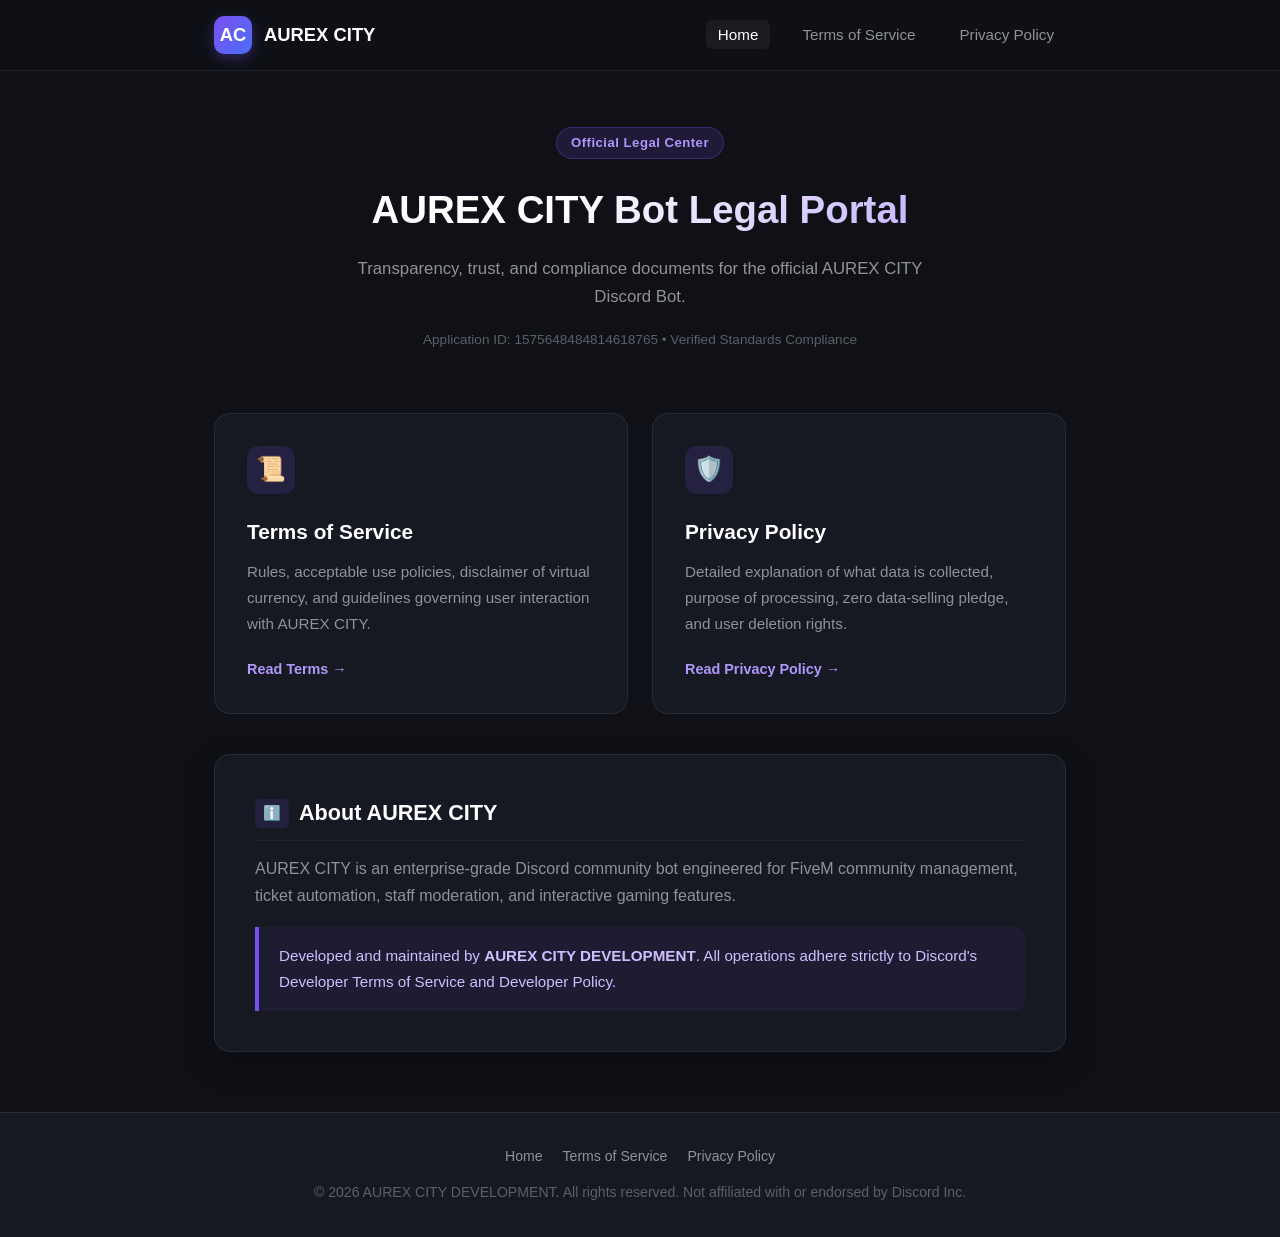
<file: index.html>
<!DOCTYPE html>
<html lang="en">
<head>
  <meta charset="UTF-8">
  <meta name="viewport" content="width=device-width, initial-scale=1.0">
  <title>AUREX CITY — Legal & Policy Center</title>
  <meta name="description" content="Official Terms of Service, Privacy Policy, and Verification Documentation for AUREX CITY Discord Bot.">
  <link rel="stylesheet" href="style.css">
  <link rel="icon" href="data:image/svg+xml,<svg xmlns='http://www.w3.org/2000/svg' viewBox='0 0 100 100'><text y='.9em' font-size='90'>🏙️</text></svg>">
</head>
<body>
  <header>
    <div class="container nav-wrap">
      <a href="index.html" class="brand">
        <div class="brand-icon">AC</div>
        <span>AUREX CITY</span>
      </a>
      <nav>
        <ul>
          <li><a href="index.html" class="active">Home</a></li>
          <li><a href="terms.html">Terms of Service</a></li>
          <li><a href="privacy.html">Privacy Policy</a></li>
        </ul>
      </nav>
    </div>
  </header>

  <main>
    <div class="container">
      <div class="hero">
        <span class="badge">Official Legal Center</span>
        <h1>AUREX CITY Bot Legal Portal</h1>
        <p>Transparency, trust, and compliance documents for the official AUREX CITY Discord Bot.</p>
        <div class="metadata">Application ID: 1575648484814618765 • Verified Standards Compliance</div>
      </div>

      <div class="hub-grid">
        <a href="terms.html" class="hub-card">
          <div>
            <div class="hub-card-icon">📜</div>
            <h3>Terms of Service</h3>
            <p>Rules, acceptable use policies, disclaimer of virtual currency, and guidelines governing user interaction with AUREX CITY.</p>
          </div>
          <div class="hub-card-action">Read Terms &rarr;</div>
        </a>

        <a href="privacy.html" class="hub-card">
          <div>
            <div class="hub-card-icon">🛡️</div>
            <h3>Privacy Policy</h3>
            <p>Detailed explanation of what data is collected, purpose of processing, zero data-selling pledge, and user deletion rights.</p>
          </div>
          <div class="hub-card-action">Read Privacy Policy &rarr;</div>
        </a>
      </div>

      <div style="margin-top: 40px;" class="document-card">
        <section class="section" style="margin-bottom: 0;">
          <h2><span class="num">ℹ️</span> About AUREX CITY</h2>
          <p>AUREX CITY is an enterprise-grade Discord community bot engineered for FiveM community management, ticket automation, staff moderation, and interactive gaming features.</p>
          <div class="info-box" style="margin-bottom: 0;">
            Developed and maintained by <strong>AUREX CITY DEVELOPMENT</strong>. All operations adhere strictly to Discord's Developer Terms of Service and Developer Policy.
          </div>
        </section>
      </div>
    </div>
  </main>

  <footer>
    <div class="container">
      <div class="footer-links">
        <a href="index.html">Home</a>
        <a href="terms.html">Terms of Service</a>
        <a href="privacy.html">Privacy Policy</a>
      </div>
      <p>&copy; 2026 AUREX CITY DEVELOPMENT. All rights reserved. Not affiliated with or endorsed by Discord Inc.</p>
    </div>
  </footer>
</body>
</html>
</file>
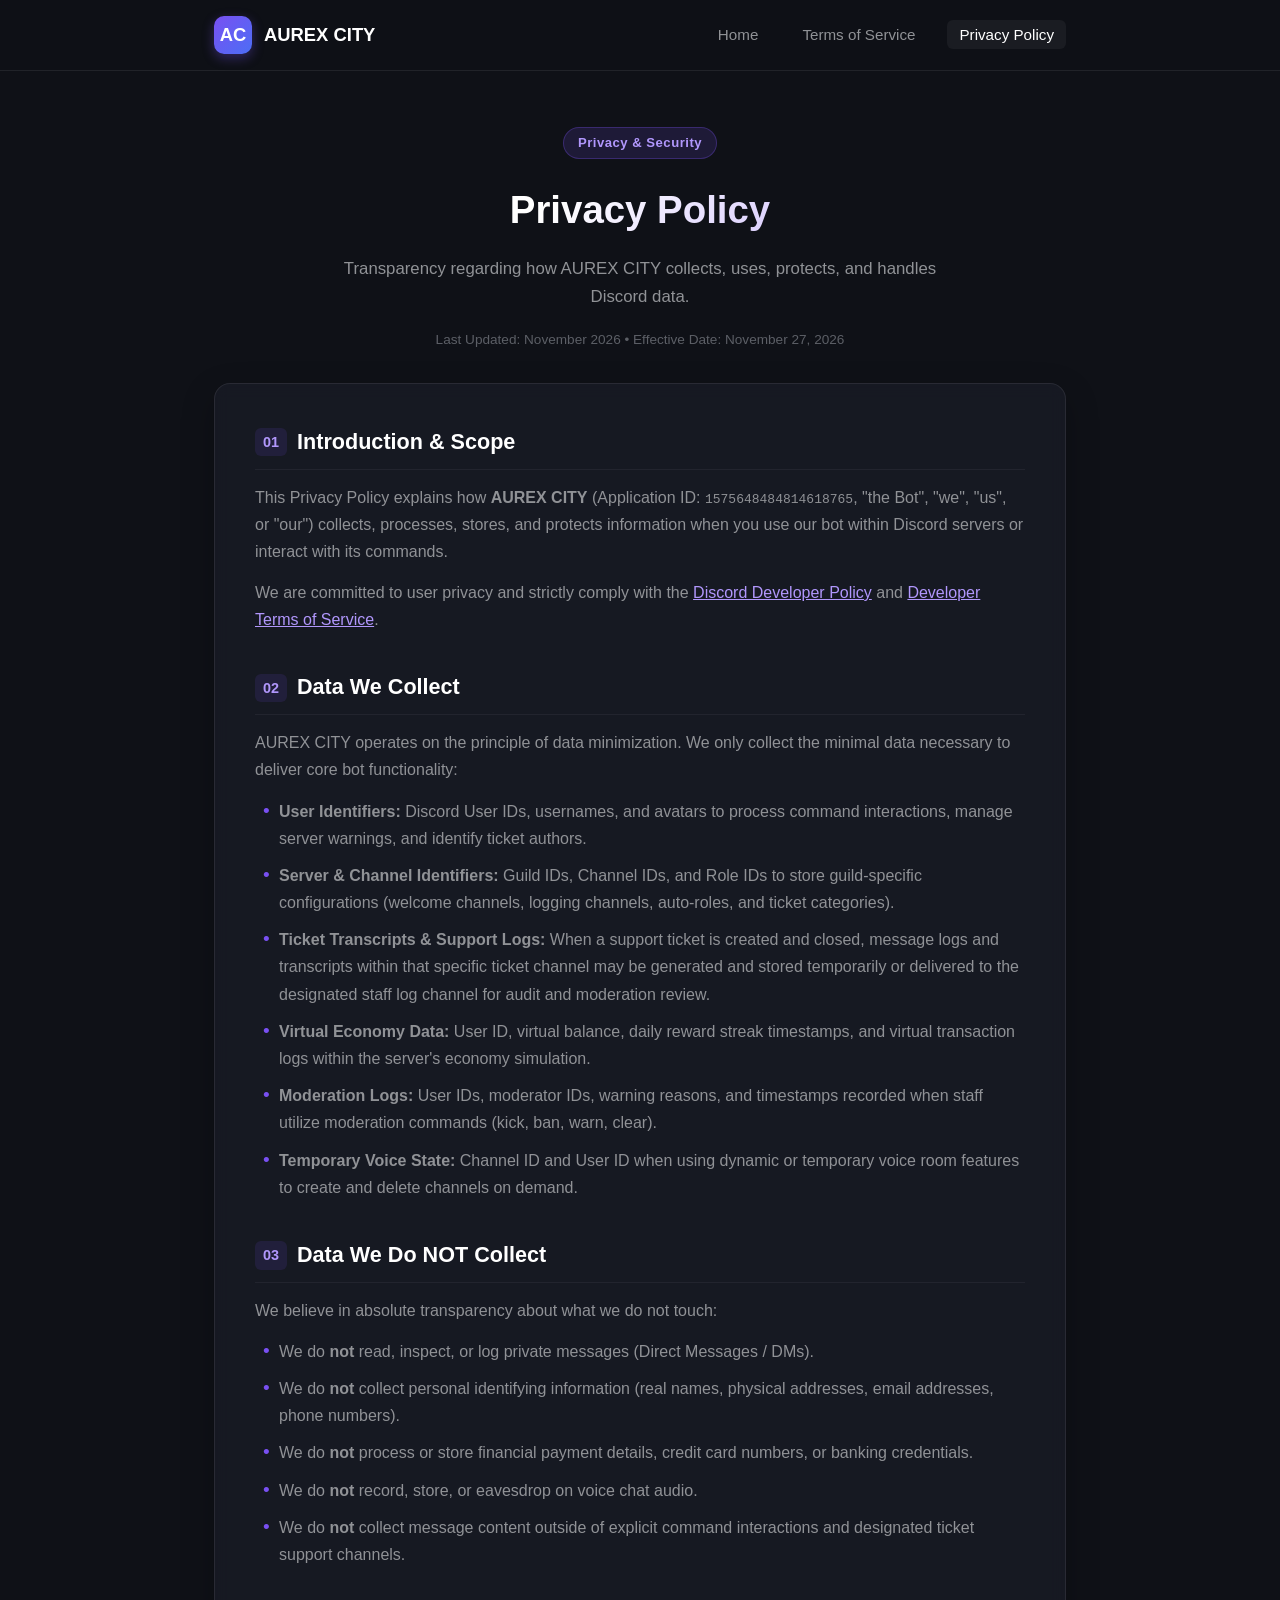
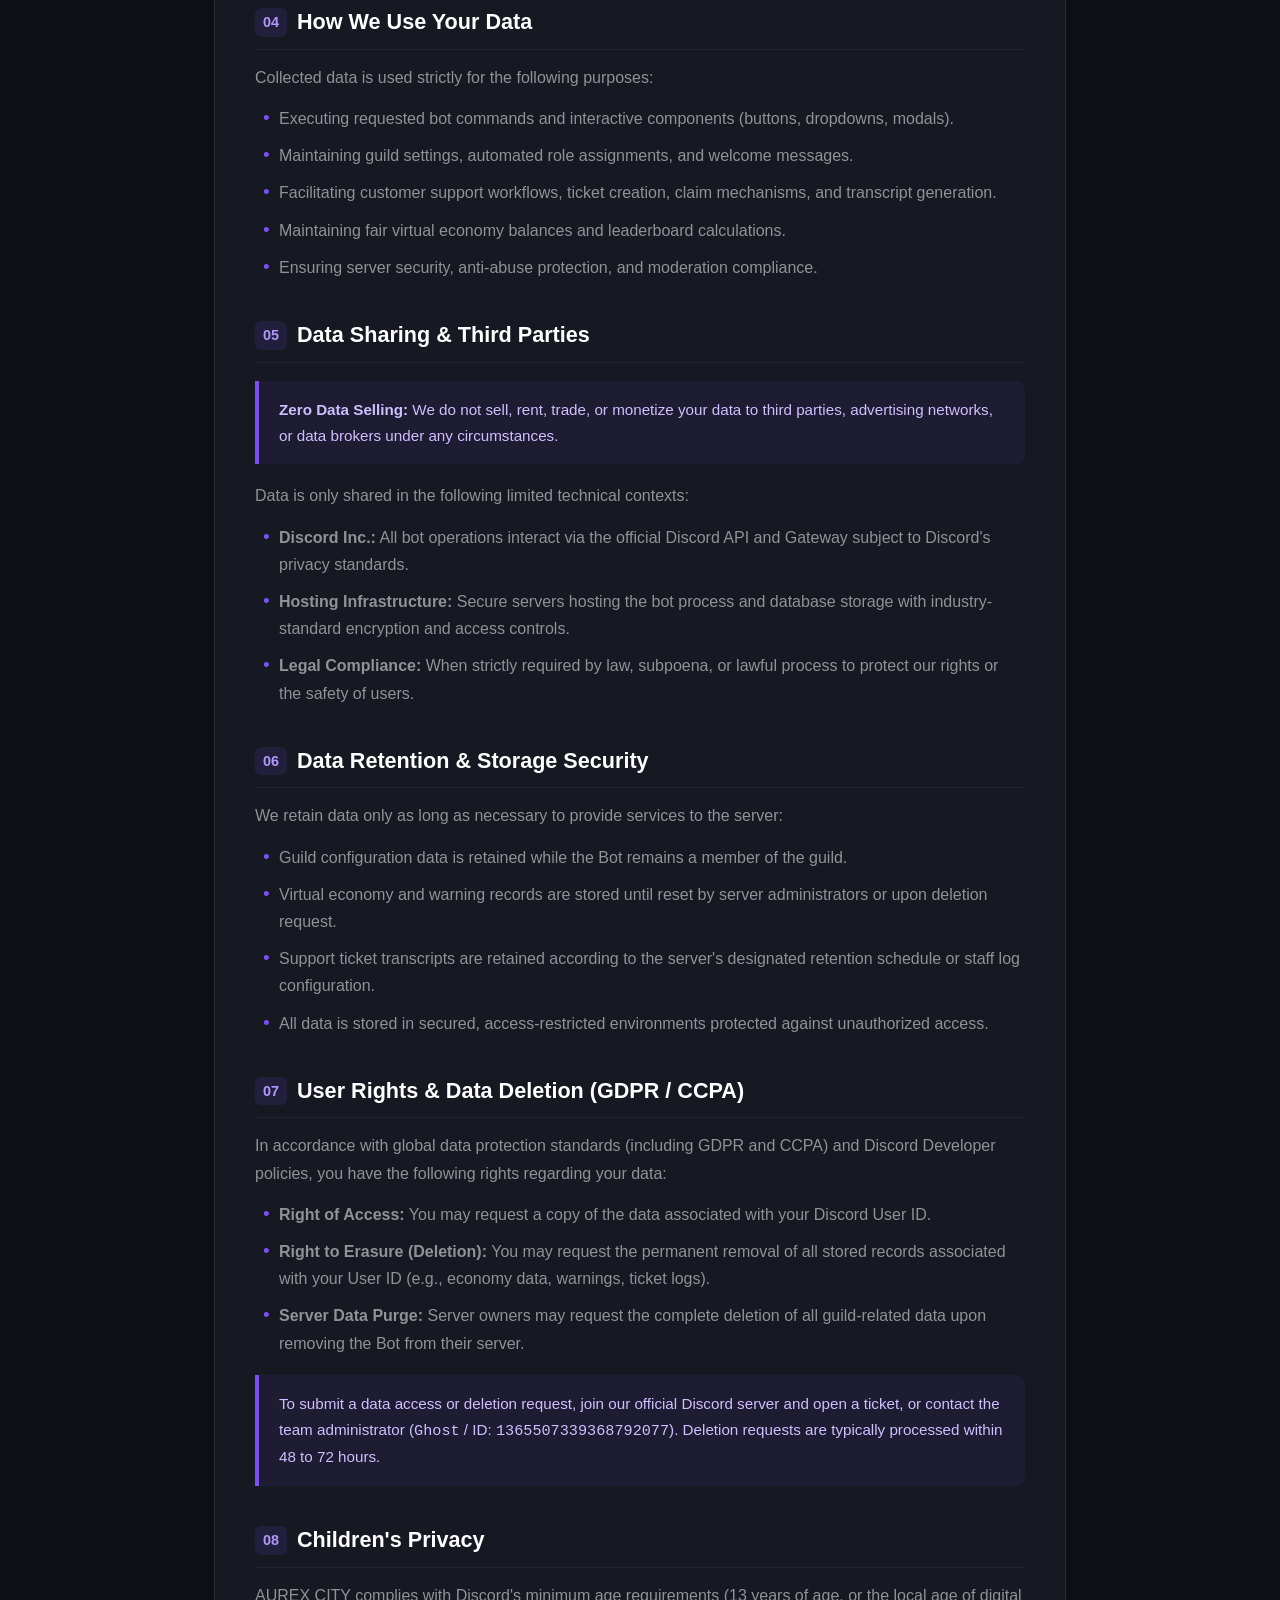
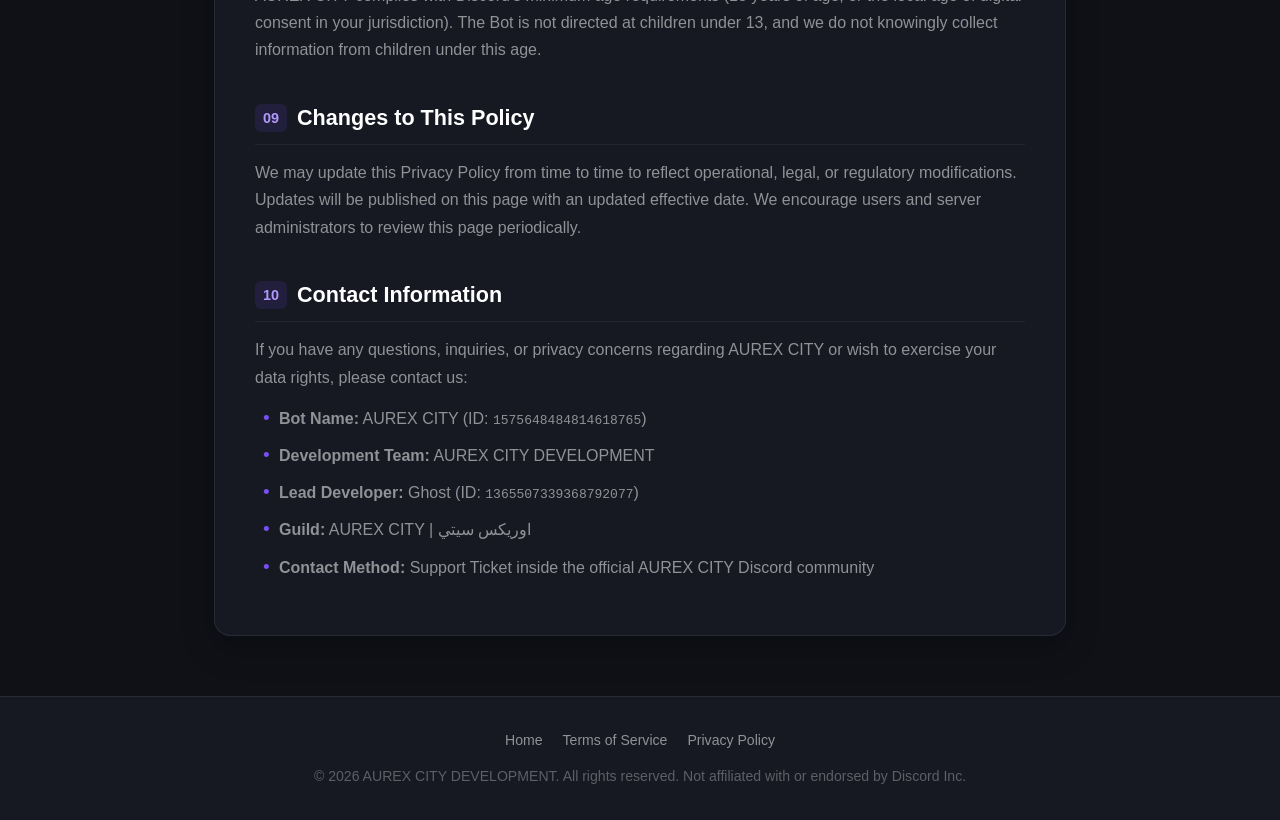
<file: privacy.html>
<!DOCTYPE html>
<html lang="en">
<head>
  <meta charset="UTF-8">
  <meta name="viewport" content="width=device-width, initial-scale=1.0">
  <title>Privacy Policy — AUREX CITY Discord Bot</title>
  <meta name="description" content="Privacy Policy for AUREX CITY Discord Bot. Transparent data collection, storage, and user privacy protection guidelines.">
  <link rel="stylesheet" href="style.css">
  <link rel="icon" href="data:image/svg+xml,<svg xmlns='http://www.w3.org/2000/svg' viewBox='0 0 100 100'><text y='.9em' font-size='90'>🔒</text></svg>">
</head>
<body>
  <header>
    <div class="container nav-wrap">
      <a href="index.html" class="brand">
        <div class="brand-icon">AC</div>
        <span>AUREX CITY</span>
      </a>
      <nav>
        <ul>
          <li><a href="index.html">Home</a></li>
          <li><a href="terms.html">Terms of Service</a></li>
          <li><a href="privacy.html" class="active">Privacy Policy</a></li>
        </ul>
      </nav>
    </div>
  </header>

  <main>
    <div class="container">
      <div class="hero">
        <span class="badge">Privacy & Security</span>
        <h1>Privacy Policy</h1>
        <p>Transparency regarding how AUREX CITY collects, uses, protects, and handles Discord data.</p>
        <div class="metadata">Last Updated: November 2026 • Effective Date: November 27, 2026</div>
      </div>

      <div class="document-card">
        <section class="section">
          <h2><span class="num">01</span> Introduction & Scope</h2>
          <p>This Privacy Policy explains how <strong>AUREX CITY</strong> (Application ID: <code>1575648484814618765</code>, "the Bot", "we", "us", or "our") collects, processes, stores, and protects information when you use our bot within Discord servers or interact with its commands.</p>
          <p>We are committed to user privacy and strictly comply with the <a href="https://discord.com/developers/docs/policies-and-agreements/developer-policy" target="_blank" rel="noopener" style="color: #b197fc; text-decoration: underline;">Discord Developer Policy</a> and <a href="https://discord.com/developers/docs/policies-and-agreements/developer-terms-of-service" target="_blank" rel="noopener" style="color: #b197fc; text-decoration: underline;">Developer Terms of Service</a>.</p>
        </section>

        <section class="section">
          <h2><span class="num">02</span> Data We Collect</h2>
          <p>AUREX CITY operates on the principle of data minimization. We only collect the minimal data necessary to deliver core bot functionality:</p>
          <ul>
            <li><strong>User Identifiers:</strong> Discord User IDs, usernames, and avatars to process command interactions, manage server warnings, and identify ticket authors.</li>
            <li><strong>Server & Channel Identifiers:</strong> Guild IDs, Channel IDs, and Role IDs to store guild-specific configurations (welcome channels, logging channels, auto-roles, and ticket categories).</li>
            <li><strong>Ticket Transcripts & Support Logs:</strong> When a support ticket is created and closed, message logs and transcripts within that specific ticket channel may be generated and stored temporarily or delivered to the designated staff log channel for audit and moderation review.</li>
            <li><strong>Virtual Economy Data:</strong> User ID, virtual balance, daily reward streak timestamps, and virtual transaction logs within the server's economy simulation.</li>
            <li><strong>Moderation Logs:</strong> User IDs, moderator IDs, warning reasons, and timestamps recorded when staff utilize moderation commands (kick, ban, warn, clear).</li>
            <li><strong>Temporary Voice State:</strong> Channel ID and User ID when using dynamic or temporary voice room features to create and delete channels on demand.</li>
          </ul>
        </section>

        <section class="section">
          <h2><span class="num">03</span> Data We Do NOT Collect</h2>
          <p>We believe in absolute transparency about what we do not touch:</p>
          <ul>
            <li>We do <strong>not</strong> read, inspect, or log private messages (Direct Messages / DMs).</li>
            <li>We do <strong>not</strong> collect personal identifying information (real names, physical addresses, email addresses, phone numbers).</li>
            <li>We do <strong>not</strong> process or store financial payment details, credit card numbers, or banking credentials.</li>
            <li>We do <strong>not</strong> record, store, or eavesdrop on voice chat audio.</li>
            <li>We do <strong>not</strong> collect message content outside of explicit command interactions and designated ticket support channels.</li>
          </ul>
        </section>

        <section class="section">
          <h2><span class="num">04</span> How We Use Your Data</h2>
          <p>Collected data is used strictly for the following purposes:</p>
          <ul>
            <li>Executing requested bot commands and interactive components (buttons, dropdowns, modals).</li>
            <li>Maintaining guild settings, automated role assignments, and welcome messages.</li>
            <li>Facilitating customer support workflows, ticket creation, claim mechanisms, and transcript generation.</li>
            <li>Maintaining fair virtual economy balances and leaderboard calculations.</li>
            <li>Ensuring server security, anti-abuse protection, and moderation compliance.</li>
          </ul>
        </section>

        <section class="section">
          <h2><span class="num">05</span> Data Sharing & Third Parties</h2>
          <div class="info-box">
            <strong>Zero Data Selling:</strong> We do not sell, rent, trade, or monetize your data to third parties, advertising networks, or data brokers under any circumstances.
          </div>
          <p>Data is only shared in the following limited technical contexts:</p>
          <ul>
            <li><strong>Discord Inc.:</strong> All bot operations interact via the official Discord API and Gateway subject to Discord's privacy standards.</li>
            <li><strong>Hosting Infrastructure:</strong> Secure servers hosting the bot process and database storage with industry-standard encryption and access controls.</li>
            <li><strong>Legal Compliance:</strong> When strictly required by law, subpoena, or lawful process to protect our rights or the safety of users.</li>
          </ul>
        </section>

        <section class="section">
          <h2><span class="num">06</span> Data Retention & Storage Security</h2>
          <p>We retain data only as long as necessary to provide services to the server:</p>
          <ul>
            <li>Guild configuration data is retained while the Bot remains a member of the guild.</li>
            <li>Virtual economy and warning records are stored until reset by server administrators or upon deletion request.</li>
            <li>Support ticket transcripts are retained according to the server's designated retention schedule or staff log configuration.</li>
            <li>All data is stored in secured, access-restricted environments protected against unauthorized access.</li>
          </ul>
        </section>

        <section class="section">
          <h2><span class="num">07</span> User Rights & Data Deletion (GDPR / CCPA)</h2>
          <p>In accordance with global data protection standards (including GDPR and CCPA) and Discord Developer policies, you have the following rights regarding your data:</p>
          <ul>
            <li><strong>Right of Access:</strong> You may request a copy of the data associated with your Discord User ID.</li>
            <li><strong>Right to Erasure (Deletion):</strong> You may request the permanent removal of all stored records associated with your User ID (e.g., economy data, warnings, ticket logs).</li>
            <li><strong>Server Data Purge:</strong> Server owners may request the complete deletion of all guild-related data upon removing the Bot from their server.</li>
          </ul>
          <div class="info-box">
            To submit a data access or deletion request, join our official Discord server and open a ticket, or contact the team administrator (<code>Ghost</code> / ID: <code>1365507339368792077</code>). Deletion requests are typically processed within 48 to 72 hours.
          </div>
        </section>

        <section class="section">
          <h2><span class="num">08</span> Children's Privacy</h2>
          <p>AUREX CITY complies with Discord's minimum age requirements (13 years of age, or the local age of digital consent in your jurisdiction). The Bot is not directed at children under 13, and we do not knowingly collect information from children under this age.</p>
        </section>

        <section class="section">
          <h2><span class="num">09</span> Changes to This Policy</h2>
          <p>We may update this Privacy Policy from time to time to reflect operational, legal, or regulatory modifications. Updates will be published on this page with an updated effective date. We encourage users and server administrators to review this page periodically.</p>
        </section>

        <section class="section">
          <h2><span class="num">10</span> Contact Information</h2>
          <p>If you have any questions, inquiries, or privacy concerns regarding AUREX CITY or wish to exercise your data rights, please contact us:</p>
          <ul>
            <li><strong>Bot Name:</strong> AUREX CITY (ID: <code>1575648484814618765</code>)</li>
            <li><strong>Development Team:</strong> AUREX CITY DEVELOPMENT</li>
            <li><strong>Lead Developer:</strong> Ghost (ID: <code>1365507339368792077</code>)</li>
            <li><strong>Guild:</strong> AUREX CITY | اوريكس سيتي</li>
            <li><strong>Contact Method:</strong> Support Ticket inside the official AUREX CITY Discord community</li>
          </ul>
        </section>
      </div>
    </div>
  </main>

  <footer>
    <div class="container">
      <div class="footer-links">
        <a href="index.html">Home</a>
        <a href="terms.html">Terms of Service</a>
        <a href="privacy.html">Privacy Policy</a>
      </div>
      <p>&copy; 2026 AUREX CITY DEVELOPMENT. All rights reserved. Not affiliated with or endorsed by Discord Inc.</p>
    </div>
  </footer>
</body>
</html>
</file>
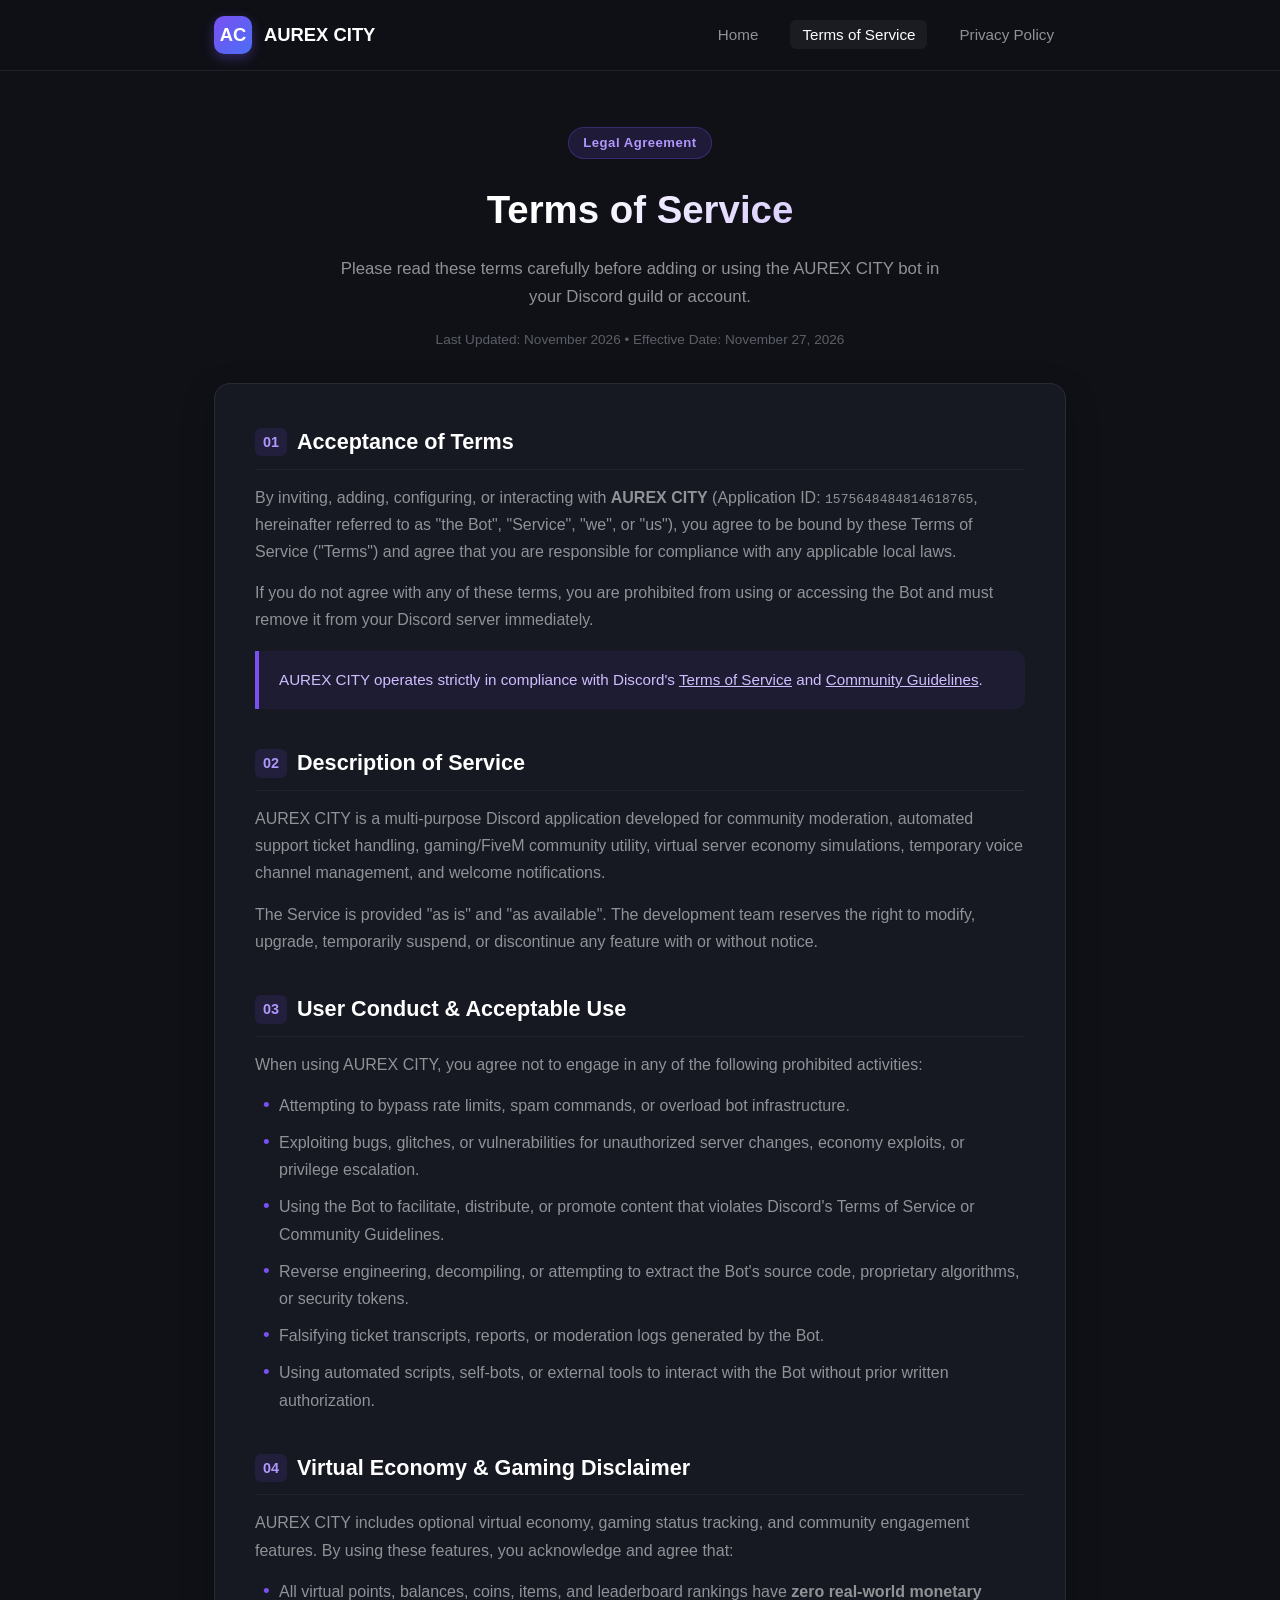
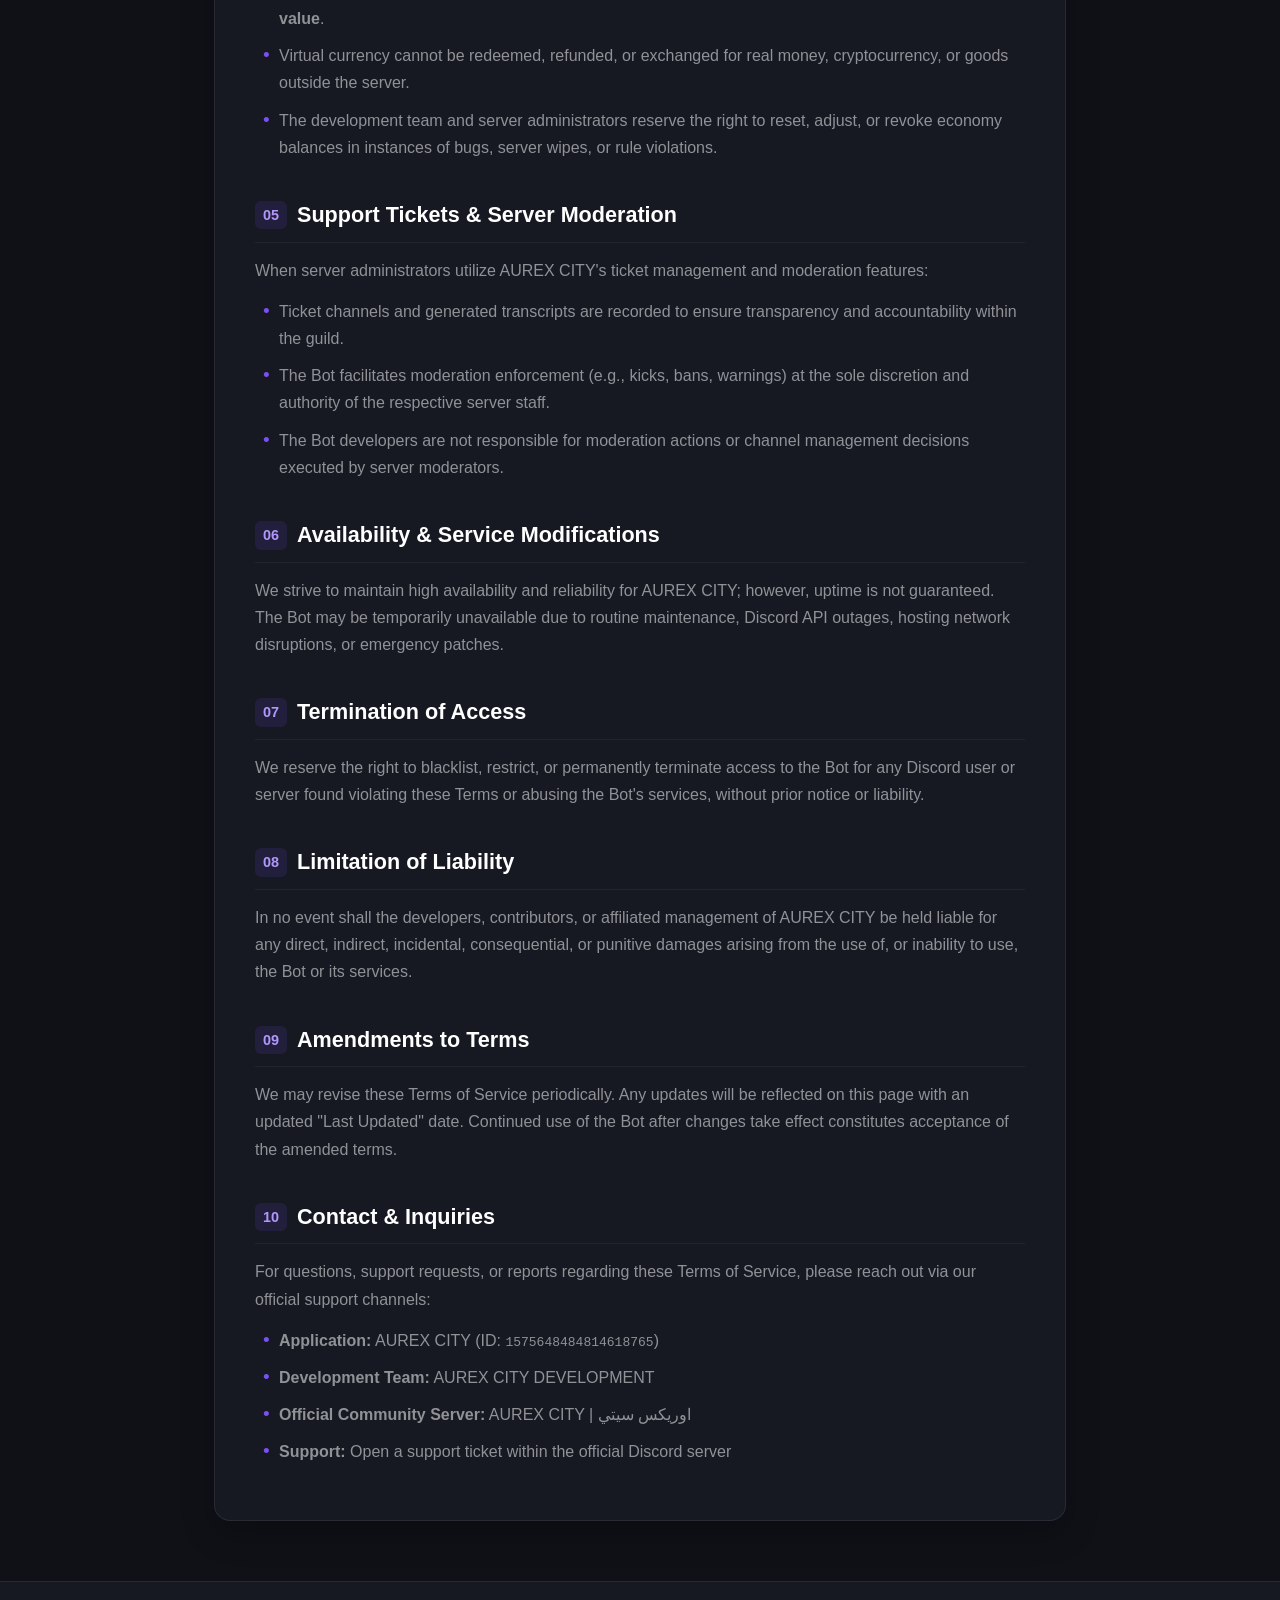
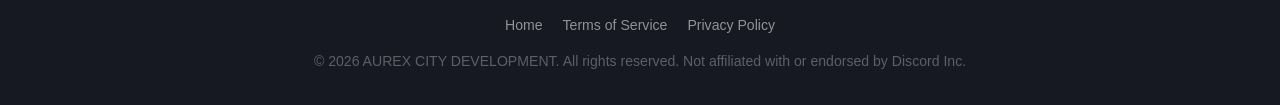
<file: terms.html>
<!DOCTYPE html>
<html lang="en">
<head>
  <meta charset="UTF-8">
  <meta name="viewport" content="width=device-width, initial-scale=1.0">
  <title>Terms of Service — AUREX CITY Discord Bot</title>
  <meta name="description" content="Terms of Service for AUREX CITY Discord Bot. Official bot for server management, tickets, moderation, and community utility.">
  <link rel="stylesheet" href="style.css">
  <link rel="icon" href="data:image/svg+xml,<svg xmlns='http://www.w3.org/2000/svg' viewBox='0 0 100 100'><text y='.9em' font-size='90'>🛡️</text></svg>">
</head>
<body>
  <header>
    <div class="container nav-wrap">
      <a href="index.html" class="brand">
        <div class="brand-icon">AC</div>
        <span>AUREX CITY</span>
      </a>
      <nav>
        <ul>
          <li><a href="index.html">Home</a></li>
          <li><a href="terms.html" class="active">Terms of Service</a></li>
          <li><a href="privacy.html">Privacy Policy</a></li>
        </ul>
      </nav>
    </div>
  </header>

  <main>
    <div class="container">
      <div class="hero">
        <span class="badge">Legal Agreement</span>
        <h1>Terms of Service</h1>
        <p>Please read these terms carefully before adding or using the AUREX CITY bot in your Discord guild or account.</p>
        <div class="metadata">Last Updated: November 2026 • Effective Date: November 27, 2026</div>
      </div>

      <div class="document-card">
        <section class="section">
          <h2><span class="num">01</span> Acceptance of Terms</h2>
          <p>By inviting, adding, configuring, or interacting with <strong>AUREX CITY</strong> (Application ID: <code>1575648484814618765</code>, hereinafter referred to as "the Bot", "Service", "we", or "us"), you agree to be bound by these Terms of Service ("Terms") and agree that you are responsible for compliance with any applicable local laws.</p>
          <p>If you do not agree with any of these terms, you are prohibited from using or accessing the Bot and must remove it from your Discord server immediately.</p>
          <div class="info-box">
            AUREX CITY operates strictly in compliance with Discord's <a href="https://discord.com/terms" target="_blank" rel="noopener" style="color: inherit; text-decoration: underline;">Terms of Service</a> and <a href="https://discord.com/guidelines" target="_blank" rel="noopener" style="color: inherit; text-decoration: underline;">Community Guidelines</a>.
          </div>
        </section>

        <section class="section">
          <h2><span class="num">02</span> Description of Service</h2>
          <p>AUREX CITY is a multi-purpose Discord application developed for community moderation, automated support ticket handling, gaming/FiveM community utility, virtual server economy simulations, temporary voice channel management, and welcome notifications.</p>
          <p>The Service is provided "as is" and "as available". The development team reserves the right to modify, upgrade, temporarily suspend, or discontinue any feature with or without notice.</p>
        </section>

        <section class="section">
          <h2><span class="num">03</span> User Conduct & Acceptable Use</h2>
          <p>When using AUREX CITY, you agree not to engage in any of the following prohibited activities:</p>
          <ul>
            <li>Attempting to bypass rate limits, spam commands, or overload bot infrastructure.</li>
            <li>Exploiting bugs, glitches, or vulnerabilities for unauthorized server changes, economy exploits, or privilege escalation.</li>
            <li>Using the Bot to facilitate, distribute, or promote content that violates Discord's Terms of Service or Community Guidelines.</li>
            <li>Reverse engineering, decompiling, or attempting to extract the Bot's source code, proprietary algorithms, or security tokens.</li>
            <li>Falsifying ticket transcripts, reports, or moderation logs generated by the Bot.</li>
            <li>Using automated scripts, self-bots, or external tools to interact with the Bot without prior written authorization.</li>
          </ul>
        </section>

        <section class="section">
          <h2><span class="num">04</span> Virtual Economy & Gaming Disclaimer</h2>
          <p>AUREX CITY includes optional virtual economy, gaming status tracking, and community engagement features. By using these features, you acknowledge and agree that:</p>
          <ul>
            <li>All virtual points, balances, coins, items, and leaderboard rankings have <strong>zero real-world monetary value</strong>.</li>
            <li>Virtual currency cannot be redeemed, refunded, or exchanged for real money, cryptocurrency, or goods outside the server.</li>
            <li>The development team and server administrators reserve the right to reset, adjust, or revoke economy balances in instances of bugs, server wipes, or rule violations.</li>
          </ul>
        </section>

        <section class="section">
          <h2><span class="num">05</span> Support Tickets & Server Moderation</h2>
          <p>When server administrators utilize AUREX CITY's ticket management and moderation features:</p>
          <ul>
            <li>Ticket channels and generated transcripts are recorded to ensure transparency and accountability within the guild.</li>
            <li>The Bot facilitates moderation enforcement (e.g., kicks, bans, warnings) at the sole discretion and authority of the respective server staff.</li>
            <li>The Bot developers are not responsible for moderation actions or channel management decisions executed by server moderators.</li>
          </ul>
        </section>

        <section class="section">
          <h2><span class="num">06</span> Availability & Service Modifications</h2>
          <p>We strive to maintain high availability and reliability for AUREX CITY; however, uptime is not guaranteed. The Bot may be temporarily unavailable due to routine maintenance, Discord API outages, hosting network disruptions, or emergency patches.</p>
        </section>

        <section class="section">
          <h2><span class="num">07</span> Termination of Access</h2>
          <p>We reserve the right to blacklist, restrict, or permanently terminate access to the Bot for any Discord user or server found violating these Terms or abusing the Bot's services, without prior notice or liability.</p>
        </section>

        <section class="section">
          <h2><span class="num">08</span> Limitation of Liability</h2>
          <p>In no event shall the developers, contributors, or affiliated management of AUREX CITY be held liable for any direct, indirect, incidental, consequential, or punitive damages arising from the use of, or inability to use, the Bot or its services.</p>
        </section>

        <section class="section">
          <h2><span class="num">09</span> Amendments to Terms</h2>
          <p>We may revise these Terms of Service periodically. Any updates will be reflected on this page with an updated "Last Updated" date. Continued use of the Bot after changes take effect constitutes acceptance of the amended terms.</p>
        </section>

        <section class="section">
          <h2><span class="num">10</span> Contact & Inquiries</h2>
          <p>For questions, support requests, or reports regarding these Terms of Service, please reach out via our official support channels:</p>
          <ul>
            <li><strong>Application:</strong> AUREX CITY (ID: <code>1575648484814618765</code>)</li>
            <li><strong>Development Team:</strong> AUREX CITY DEVELOPMENT</li>
            <li><strong>Official Community Server:</strong> AUREX CITY | اوريكس سيتي</li>
            <li><strong>Support:</strong> Open a support ticket within the official Discord server</li>
          </ul>
        </section>
      </div>
    </div>
  </main>

  <footer>
    <div class="container">
      <div class="footer-links">
        <a href="index.html">Home</a>
        <a href="terms.html">Terms of Service</a>
        <a href="privacy.html">Privacy Policy</a>
      </div>
      <p>&copy; 2026 AUREX CITY DEVELOPMENT. All rights reserved. Not affiliated with or endorsed by Discord Inc.</p>
    </div>
  </footer>
</body>
</html>
</file>
<file: style.css>
:root {
  --bg-primary: #0f1117;
  --bg-secondary: #161922;
  --bg-card: rgba(26, 29, 41, 0.7);
  --border-color: rgba(255, 255, 255, 0.08);
  --accent-purple: #7950f2;
  --accent-gradient: linear-gradient(135deg, #7950f2 0%, #4c6ef5 100%);
  --text-main: #f1f3f5;
  --text-muted: #909296;
  --text-dim: #5c5f66;
  --badge-bg: rgba(121, 80, 242, 0.15);
  --badge-border: rgba(121, 80, 242, 0.3);
}

* {
  margin: 0;
  padding: 0;
  box-sizing: border-box;
}

body {
  font-family: -apple-system, BlinkMacSystemFont, "Segoe UI", Roboto, Helvetica, Arial, sans-serif;
  background-color: var(--bg-primary);
  color: var(--text-main);
  line-height: 1.7;
  min-height: 100vh;
  display: flex;
  flex-direction: column;
}

.container {
  max-width: 900px;
  margin: 0 auto;
  padding: 0 24px;
  width: 100%;
}

/* Header */
header {
  border-bottom: 1px solid var(--border-color);
  background: rgba(15, 17, 23, 0.85);
  backdrop-filter: blur(12px);
  position: sticky;
  top: 0;
  z-index: 100;
}

.nav-wrap {
  display: flex;
  justify-content: space-between;
  align-items: center;
  height: 70px;
}

.brand {
  display: flex;
  align-items: center;
  gap: 12px;
  text-decoration: none;
  color: #fff;
  font-weight: 700;
  font-size: 1.15rem;
}

.brand-icon {
  width: 38px;
  height: 38px;
  border-radius: 10px;
  background: var(--accent-gradient);
  display: flex;
  align-items: center;
  justify-content: center;
  font-weight: 800;
  color: white;
  box-shadow: 0 4px 12px rgba(121, 80, 242, 0.35);
}

nav ul {
  display: flex;
  list-style: none;
  gap: 20px;
}

nav a {
  text-decoration: none;
  color: var(--text-muted);
  font-size: 0.95rem;
  font-weight: 500;
  transition: color 0.2s;
  padding: 6px 12px;
  border-radius: 6px;
}

nav a:hover, nav a.active {
  color: #fff;
  background: rgba(255, 255, 255, 0.05);
}

/* Hero Section */
.hero {
  padding: 56px 0 32px 0;
  text-align: center;
}

.badge {
  display: inline-block;
  padding: 4px 14px;
  background: var(--badge-bg);
  border: 1px solid var(--badge-border);
  color: #b197fc;
  border-radius: 999px;
  font-size: 0.82rem;
  font-weight: 600;
  letter-spacing: 0.5px;
  margin-bottom: 18px;
}

.hero h1 {
  font-size: 2.4rem;
  font-weight: 800;
  margin-bottom: 12px;
  background: linear-gradient(135deg, #ffffff 40%, #b197fc 100%);
  -webkit-background-clip: text;
  -webkit-text-fill-color: transparent;
}

.hero p {
  color: var(--text-muted);
  font-size: 1.05rem;
  max-width: 620px;
  margin: 0 auto;
}

.metadata {
  margin-top: 16px;
  font-size: 0.85rem;
  color: var(--text-dim);
}

/* Document Body */
main {
  flex: 1;
  padding-bottom: 60px;
}

.document-card {
  background: var(--bg-card);
  border: 1px solid var(--border-color);
  border-radius: 16px;
  padding: 40px;
  box-shadow: 0 12px 32px rgba(0, 0, 0, 0.25);
  backdrop-filter: blur(8px);
}

.section {
  margin-bottom: 36px;
}

.section:last-child {
  margin-bottom: 0;
}

.section h2 {
  font-size: 1.35rem;
  font-weight: 700;
  color: #fff;
  margin-bottom: 14px;
  display: flex;
  align-items: center;
  gap: 10px;
  padding-bottom: 8px;
  border-bottom: 1px solid rgba(255, 255, 255, 0.05);
}

.section h2 span.num {
  font-size: 0.9rem;
  color: #b197fc;
  background: rgba(121, 80, 242, 0.12);
  padding: 2px 8px;
  border-radius: 6px;
}

.section p {
  color: var(--text-muted);
  margin-bottom: 14px;
}

.section ul {
  list-style: none;
  padding-left: 0;
  margin-bottom: 14px;
}

.section ul li {
  position: relative;
  padding-left: 24px;
  color: var(--text-muted);
  margin-bottom: 10px;
}

.section ul li::before {
  content: "•";
  position: absolute;
  left: 8px;
  color: #7950f2;
  font-size: 1.2rem;
  line-height: 1.4;
}

.info-box {
  background: rgba(121, 80, 242, 0.08);
  border-left: 4px solid #7950f2;
  padding: 16px 20px;
  border-radius: 0 10px 10px 0;
  margin: 18px 0;
  color: #d0bfff;
  font-size: 0.95rem;
}

/* Home Portal Specific */
.hub-grid {
  display: grid;
  grid-template-columns: repeat(auto-fit, minmax(280px, 1fr));
  gap: 24px;
  margin-top: 30px;
}

.hub-card {
  background: var(--bg-card);
  border: 1px solid var(--border-color);
  border-radius: 16px;
  padding: 32px;
  text-decoration: none;
  color: inherit;
  transition: all 0.25s ease;
  display: flex;
  flex-direction: column;
  justify-content: space-between;
}

.hub-card:hover {
  transform: translateY(-4px);
  border-color: rgba(121, 80, 242, 0.5);
  box-shadow: 0 12px 24px rgba(121, 80, 242, 0.15);
}

.hub-card-icon {
  width: 48px;
  height: 48px;
  border-radius: 12px;
  background: rgba(121, 80, 242, 0.15);
  display: flex;
  align-items: center;
  justify-content: center;
  font-size: 1.5rem;
  margin-bottom: 20px;
  color: #b197fc;
}

.hub-card h3 {
  font-size: 1.3rem;
  color: #fff;
  margin-bottom: 10px;
}

.hub-card p {
  color: var(--text-muted);
  font-size: 0.95rem;
  margin-bottom: 20px;
  flex-grow: 1;
}

.hub-card-action {
  font-size: 0.9rem;
  font-weight: 600;
  color: #b197fc;
  display: flex;
  align-items: center;
  gap: 6px;
}

/* Footer */
footer {
  border-top: 1px solid var(--border-color);
  padding: 32px 0;
  background: var(--bg-secondary);
  color: var(--text-dim);
  font-size: 0.88rem;
  text-align: center;
}

.footer-links {
  display: flex;
  justify-content: center;
  gap: 20px;
  margin-bottom: 12px;
}

.footer-links a {
  color: var(--text-muted);
  text-decoration: none;
  transition: color 0.2s;
}

.footer-links a:hover {
  color: #fff;
}
</file>
